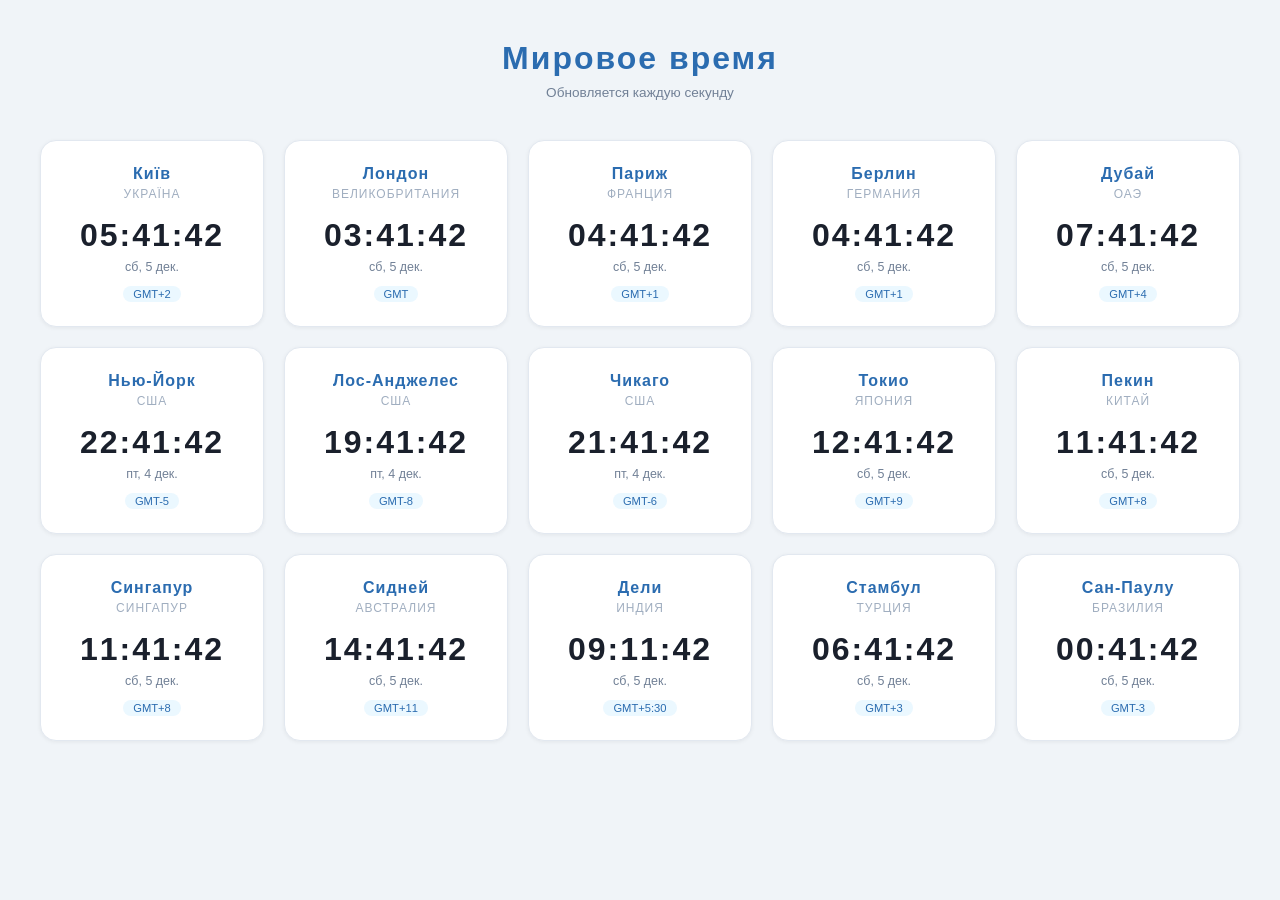
<file: index.html>
<!DOCTYPE html>
<html lang="ru">
<head>
  <meta charset="UTF-8" />
  <meta name="viewport" content="width=device-width, initial-scale=1.0" />
  <title>Мировое время</title>
  <style>
    * { margin: 0; padding: 0; box-sizing: border-box; }

    body {
      background: #f0f4f8;
      color: #1a202c;
      font-family: 'Segoe UI', sans-serif;
      min-height: 100vh;
      padding: 40px 20px;
    }

    h1 {
      text-align: center;
      font-size: 2rem;
      margin-bottom: 8px;
      letter-spacing: 2px;
      color: #2b6cb0;
    }

    .subtitle {
      text-align: center;
      color: #718096;
      font-size: 0.85rem;
      margin-bottom: 40px;
    }

    .grid {
      display: grid;
      grid-template-columns: repeat(auto-fill, minmax(220px, 1fr));
      gap: 20px;
      max-width: 1200px;
      margin: 0 auto;
    }

    .card {
      background: #ffffff;
      border: 1px solid #e2e8f0;
      border-radius: 16px;
      padding: 24px 20px;
      text-align: center;
      transition: transform 0.2s, border-color 0.2s, box-shadow 0.2s;
      box-shadow: 0 1px 4px rgba(0,0,0,.06);
    }

    .card:hover {
      transform: translateY(-4px);
      border-color: #90cdf4;
      box-shadow: 0 6px 20px rgba(43,108,176,.12);
    }

    .city {
      font-size: 1rem;
      font-weight: 600;
      color: #2b6cb0;
      margin-bottom: 4px;
      letter-spacing: 1px;
    }

    .country {
      font-size: 0.75rem;
      color: #a0aec0;
      margin-bottom: 16px;
      text-transform: uppercase;
      letter-spacing: 1px;
    }

    .time {
      font-size: 2rem;
      font-weight: 700;
      font-variant-numeric: tabular-nums;
      color: #1a202c;
      letter-spacing: 2px;
    }

    .date {
      font-size: 0.78rem;
      color: #718096;
      margin-top: 6px;
    }

    .offset {
      display: inline-block;
      margin-top: 12px;
      font-size: 0.7rem;
      background: #ebf8ff;
      color: #2b6cb0;
      padding: 2px 10px;
      border-radius: 20px;
    }
  </style>
</head>
<body>

  <h1>Мировое время</h1>
  <p class="subtitle">Обновляется каждую секунду</p>

  <div class="grid" id="grid"></div>

  <script>
    const zones = [
      { city: "Київ",          country: "Україна",        tz: "Europe/Kiev" },
      { city: "Лондон",        country: "Великобритания", tz: "Europe/London" },
      { city: "Париж",         country: "Франция",        tz: "Europe/Paris" },
      { city: "Берлин",        country: "Германия",       tz: "Europe/Berlin" },
      { city: "Дубай",         country: "ОАЭ",            tz: "Asia/Dubai" },
      { city: "Нью-Йорк",      country: "США",            tz: "America/New_York" },
      { city: "Лос-Анджелес",  country: "США",            tz: "America/Los_Angeles" },
      { city: "Чикаго",        country: "США",            tz: "America/Chicago" },
      { city: "Токио",         country: "Япония",         tz: "Asia/Tokyo" },
      { city: "Пекин",         country: "Китай",          tz: "Asia/Shanghai" },
      { city: "Сингапур",      country: "Сингапур",       tz: "Asia/Singapore" },
      { city: "Сидней",        country: "Австралия",      tz: "Australia/Sydney" },
      { city: "Дели",          country: "Индия",          tz: "Asia/Kolkata" },
      { city: "Стамбул",       country: "Турция",         tz: "Europe/Istanbul" },
      { city: "Сан-Паулу",     country: "Бразилия",       tz: "America/Sao_Paulo" },
    ];

    const grid = document.getElementById("grid");

    zones.forEach(({ city, country, tz }) => {
      const card = document.createElement("div");
      card.className = "card";
      card.innerHTML = `
        <div class="city">${city}</div>
        <div class="country">${country}</div>
        <div class="time" id="time-${tz.replace(/\//g, '-')}">--:--:--</div>
        <div class="date" id="date-${tz.replace(/\//g, '-')}">...</div>
        <span class="offset" id="offset-${tz.replace(/\//g, '-')}">UTC</span>
      `;
      grid.appendChild(card);
    });

    function getUtcOffset(tz) {
      const now = new Date();
      const parts = new Intl.DateTimeFormat('en', {
        timeZone: tz,
        timeZoneName: 'shortOffset'
      }).formatToParts(now);
      const tzPart = parts.find(p => p.type === 'timeZoneName');
      return tzPart ? tzPart.value : '';
    }

    function tick() {
      const now = new Date();
      zones.forEach(({ tz }) => {
        const id = tz.replace(/\//g, '-');

        const time = now.toLocaleTimeString('ru-RU', { timeZone: tz, hour12: false });
        const date = now.toLocaleDateString('ru-RU', {
          timeZone: tz,
          weekday: 'short', day: 'numeric', month: 'short'
        });

        document.getElementById(`time-${id}`).textContent = time;
        document.getElementById(`date-${id}`).textContent = date;
      });
    }

    // Offset labels are static — set once
    zones.forEach(({ tz }) => {
      const id = tz.replace(/\//g, '-');
      document.getElementById(`offset-${id}`).textContent = getUtcOffset(tz);
    });

    tick();
    setInterval(tick, 1000);
  </script>
</body>
</html>
</file>
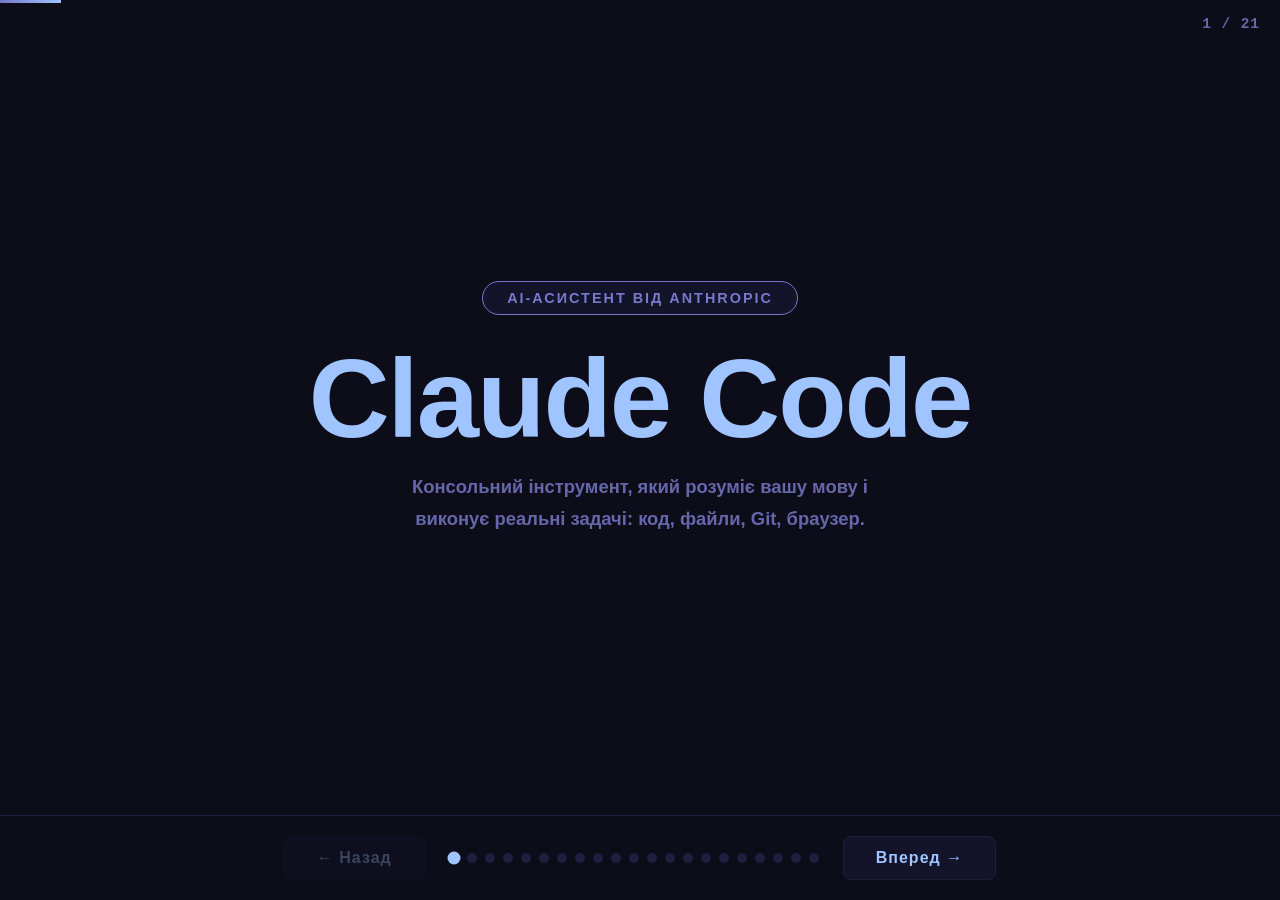
<file: presentation.html>
﻿<!DOCTYPE html>
<html lang="uk">
<head>
<meta charset="UTF-8">
<meta name="viewport" content="width=device-width, initial-scale=1.0">
<title>Git — Презентація</title>
<style>
  *, *::before, *::after { margin: 0; padding: 0; box-sizing: border-box; }

  :root {
    --bg:      #0d0d1a;
    --card:    #13132a;
    --border:  #1e1e3f;
    --accent:  #a0c4ff;
    --accent2: #7878cc;
    --text:    #e8e8f0;
    --muted:   #6666aa;
    --green:   #4ade80;
    --yellow:  #fbbf24;
    --red:     #f87171;
    --code-bg: #0a0a18;
  }

  body {
    background: var(--bg);
    color: var(--text);
    font-family: 'Segoe UI', sans-serif;
    font-weight: 600;
    height: 100vh;
    overflow: hidden;
    display: flex;
    flex-direction: column;
  }

  #progress {
    position: fixed;
    top: 0; left: 0;
    height: 3px;
    background: linear-gradient(to right, var(--accent2), var(--accent));
    transition: width .4s ease;
    z-index: 100;
  }

  #counter {
    position: fixed;
    top: 16px; right: 20px;
    font-size: .9rem;
    font-weight: 700;
    color: var(--muted);
    font-family: 'Courier New', monospace;
    letter-spacing: 1px;
    z-index: 100;
  }

  .slides {
    flex: 1;
    position: relative;
    overflow: hidden;
  }

  .slide {
    position: absolute;
    inset: 0;
    display: flex;
    flex-direction: column;
    justify-content: center;
    align-items: center;
    padding: 60px 80px;
    opacity: 0;
    transform: translateX(60px);
    transition: opacity .45s ease, transform .45s ease;
    pointer-events: none;
    text-align: center;
  }
  .slide.active {
    opacity: 1;
    transform: translateX(0);
    pointer-events: auto;
  }
  .slide.exit {
    opacity: 0;
    transform: translateX(-60px);
  }

  .nav {
    display: flex;
    justify-content: center;
    align-items: center;
    gap: 24px;
    padding: 20px;
    border-top: 1px solid var(--border);
    background: rgba(13,13,26,.95);
  }
  .nav-btn {
    background: var(--card);
    border: 1px solid var(--border);
    color: var(--accent);
    padding: 12px 32px;
    border-radius: 8px;
    cursor: pointer;
    font-size: 1rem;
    font-weight: 700;
    letter-spacing: 1px;
    transition: background .2s, border-color .2s;
  }
  .nav-btn:hover { background: #1e1e3f; border-color: var(--accent2); }
  .nav-btn:disabled { opacity: .3; cursor: default; }

  .dots { display: flex; gap: 8px; }
  .dot {
    width: 10px; height: 10px;
    border-radius: 50%;
    background: var(--border);
    cursor: pointer;
    transition: background .2s, transform .2s;
  }
  .dot.active { background: var(--accent); transform: scale(1.3); }

  /* ── TYPOGRAPHY ── */
  .slide-eyebrow {
    font-size: .9rem;
    font-weight: 700;
    letter-spacing: 3px;
    text-transform: uppercase;
    color: var(--accent2);
    margin-bottom: 16px;
  }
  .slide-subtitle {
    font-size: clamp(1.4rem, 3vw, 2rem);
    font-weight: 800;
    color: var(--accent);
    margin-bottom: 20px;
  }
  .slide-text {
    font-size: 1.1rem;
    font-weight: 600;
    color: var(--muted);
    line-height: 1.8;
    max-width: 700px;
  }

  /* ── CODE BLOCK ── */
  .code-block {
    background: var(--code-bg);
    border: 1px solid var(--border);
    border-radius: 10px;
    padding: 20px 28px;
    text-align: left;
    font-family: 'Courier New', monospace;
    font-size: 1rem;
    font-weight: 700;
    line-height: 2.1;
    width: 100%;
    max-width: 720px;
    margin-top: 20px;
  }
  .code-block .cmd     { color: var(--green); }
  .code-block .comment { color: var(--muted); font-style: italic; font-weight: 400; }
  .code-block .flag    { color: var(--yellow); }
  .code-block .arg     { color: #c9d6ff; }

  /* ── CMD TABLE ── */
  .cmd-grid {
    display: grid;
    grid-template-columns: auto 1fr;
    gap: 10px 24px;
    text-align: left;
    max-width: 800px;
    width: 100%;
    margin-top: 20px;
  }
  .cmd-grid .cmd-cell {
    font-family: 'Courier New', monospace;
    font-size: .95rem;
    font-weight: 700;
    color: var(--green);
    background: var(--code-bg);
    border: 1px solid var(--border);
    border-radius: 6px;
    padding: 7px 16px;
    white-space: nowrap;
    align-self: center;
  }
  .cmd-grid .desc-cell {
    font-size: 1rem;
    font-weight: 700;
    color: var(--text);
    align-self: center;
    line-height: 1.5;
  }
  .desc-cell span {
    color: var(--muted);
    font-size: .875rem;
    font-weight: 500;
    display: block;
  }

  /* ── TITLE SLIDE ── */
  .title-badge {
    background: var(--card);
    border: 1px solid var(--accent2);
    border-radius: 20px;
    padding: 8px 24px;
    font-size: .9rem;
    font-weight: 700;
    letter-spacing: 2px;
    color: var(--accent2);
    margin-bottom: 28px;
    text-transform: uppercase;
  }
  .title-big {
    font-size: clamp(3rem, 10vw, 7rem);
    font-weight: 900;
    color: var(--accent);
    line-height: 1;
    letter-spacing: -2px;
    margin-bottom: 16px;
  }
  .title-desc {
    font-size: 1.15rem;
    font-weight: 600;
    color: var(--muted);
    max-width: 500px;
    line-height: 1.7;
  }

  /* ── COLUMNS ── */
  .two-col {
    display: grid;
    grid-template-columns: 1fr 1fr;
    gap: 20px;
    max-width: 860px;
    width: 100%;
    margin-top: 20px;
  }
  .col-card {
    background: var(--card);
    border: 1px solid var(--border);
    border-radius: 10px;
    padding: 20px;
    text-align: left;
  }
  .col-card h3 {
    font-size: .85rem;
    font-weight: 800;
    letter-spacing: 2px;
    text-transform: uppercase;
    color: var(--accent2);
    margin-bottom: 14px;
  }
  .col-card ul { list-style: none; }
  .col-card li {
    font-family: 'Courier New', monospace;
    font-size: .875rem;
    font-weight: 700;
    color: var(--green);
    padding: 5px 0;
    border-bottom: 1px solid var(--border);
  }
  .col-card li:last-child { border-bottom: none; }
  .col-card li span {
    display: block;
    font-family: 'Segoe UI', sans-serif;
    color: var(--muted);
    font-size: .8rem;
    font-weight: 500;
    margin-top: 2px;
  }

  @media (max-width: 640px) {
    .slide { padding: 40px 24px; }
    .two-col { grid-template-columns: 1fr; }
    .cmd-grid { grid-template-columns: 1fr; }
  }
</style>
</head>
<body>

<div id="progress"></div>
<div id="counter">1 / 21</div>

<div class="slides" id="slides">

  <!-- SLIDE 1 — TITLE CLAUDE CODE -->
  <div class="slide active" data-index="0">
    <div class="title-badge">AI-асистент від Anthropic</div>
    <div class="title-big">Claude Code</div>
    <p class="title-desc">Консольний інструмент, який розуміє вашу мову і виконує реальні задачі: код, файли, Git, браузер.</p>
  </div>

  <!-- SLIDE 2 — ЩО ТАКЕ CLAUDE -->
  <div class="slide" data-index="1">
    <p class="slide-eyebrow">Штучний інтелект</p>
    <h2 class="slide-subtitle">Що таке Claude Code?</h2>
    <p class="slide-text">Claude — AI-асистент від Anthropic. Claude Code — консольний інструмент, який інтегрується прямо в термінал і допомагає виконувати реальні задачі: писати код, керувати файлами, працювати з Git та браузером.</p>
    <div class="two-col" style="margin-top:28px">
      <div class="col-card">
        <h3>Можливості</h3>
        <ul>
          <li>Створення файлів і коду<span>HTML, CSS, JS, Python та інші</span></li>
          <li>Виконання команд<span>Git, PowerShell, Bash</span></li>
          <li>Відкриття браузера<span>локально та на GitHub Pages</span></li>
          <li>Редагування існуючого коду<span>точкові зміни без переписування</span></li>
        </ul>
      </div>
      <div class="col-card">
        <h3>Як це працює</h3>
        <ul>
          <li>Користувач пише завдання<span>звичайною мовою</span></li>
          <li>Claude аналізує контекст<span>читає файли, розуміє структуру</span></li>
          <li>Виконує дії з інструментами<span>Edit, Bash, PowerShell, Read</span></li>
          <li>Звітує про результат<span>коротко і по суті</span></li>
        </ul>
      </div>
    </div>
  </div>

  <!-- SLIDE 3 — ЗАГАЛЬНА ХАРАКТЕРИСТИКА -->
  <div class="slide" data-index="2">
    <p class="slide-eyebrow">Застосування</p>
    <h2 class="slide-subtitle">Для чого використовується Claude Code</h2>
    <div class="cmd-grid">
      <div class="cmd-cell">Розробка з нуля</div>
      <div class="desc-cell">Генерація повноцінних файлів: сторінки, скрипти, конфіги, стилі<span>достатньо описати задачу звичайною мовою</span></div>
      <div class="cmd-cell">Редагування коду</div>
      <div class="desc-cell">Точкові зміни в існуючих файлах без переписування всього вмісту<span>пошук, заміна, рефакторинг, переклад тексту</span></div>
      <div class="cmd-cell">Керування Git</div>
      <div class="desc-cell">Ініціалізація репозиторію, коміти, push, перевірка статусу<span>одна команда замінює кілька кроків у терміналі</span></div>
      <div class="cmd-cell">Діагностика помилок</div>
      <div class="desc-cell">Аналіз коду, пошук багів, перевірка URL і HTTP-статусів<span>Claude пояснює причину і одразу виправляє</span></div>
      <div class="cmd-cell">Деплой та тестування</div>
      <div class="desc-cell">Публікація на GitHub Pages, відкриття сторінок у браузері, перевірка результату<span>весь цикл від зміни до публікації в одному діалозі</span></div>
    </div>
  </div>

  <!-- SLIDE 3 — ДІАЛОГ З CLAUDE -->
  <div class="slide" data-index="3">
    <p class="slide-eyebrow">Приклади команд</p>
    <h2 class="slide-subtitle">Діалог з Claude — як це виглядало</h2>
    <div class="code-block">
      <div><span class="comment"># Користувач пише:</span></div>
      <div><span class="arg">"створи одностраничний сайт з мировим часом"</span></div>
      <div><span class="comment"># Claude створює index.html і відповідає одним реченням</span></div>
      <div>&nbsp;</div>
      <div><span class="comment"># Користувач пише:</span></div>
      <div><span class="arg">"виправ зображення картин у галереї"</span></div>
      <div><span class="comment"># Claude перевіряє URL через curl -I, знаходить 404/400,</span></div>
      <div><span class="comment"># знаходить правильний URL через Wikipedia API, виправляє gallery.js</span></div>
      <div>&nbsp;</div>
      <div><span class="comment"># Користувач пише:</span></div>
      <div><span class="arg">"запушить зміни"</span></div>
      <div><span class="comment"># Claude виконує git add · commit · push автоматично</span></div>
      <div>&nbsp;</div>
      <div><span class="comment"># Користувач пише:</span></div>
      <div><span class="arg">"відкрий галерею на github pages"</span></div>
      <div><span class="comment"># Claude запускає Start-Process з потрібним URL</span></div>
    </div>
  </div>

  <!-- SLIDE 4 — ШПАРГАЛКА CLAUDE CODE -->
  <div class="slide" data-index="4">
    <p class="slide-eyebrow">Підсумок</p>
    <h2 class="slide-subtitle">Шпаргалка — Claude Code</h2>
    <div class="two-col">
      <div class="col-card">
        <h3>Робота з файлами</h3>
        <ul>
          <li>"створи файл X"<span>Claude напише код і збереже файл</span></li>
          <li>"відкрий файл X"<span>відкриє в браузері або редакторі</span></li>
          <li>"змін Y на Z у файлі X"<span>точкова заміна в існуючому коді</span></li>
          <li>"видали файл X"<span>видалить локально і з репозиторію</span></li>
          <li>"знайди всі входження X"<span>пошук по всіх файлах проєкту</span></li>
        </ul>
      </div>
      <div class="col-card">
        <h3>Git та деплой</h3>
        <ul>
          <li>"запушить зміни"<span>add + commit + push автоматично</span></li>
          <li>"відкрий на github pages"<span>відкриє URL у браузері</span></li>
          <li>"що змінилось?"<span>виконає git status + git diff</span></li>
          <li>"переклади текст на укр."<span>знайде і замінить у всіх файлах</span></li>
          <li>"виправ помилку в X"<span>прочитає, знайде баг, виправить</span></li>
        </ul>
      </div>
    </div>
  </div>

  <!-- CLAUDE EXAMPLES: CREATING FILES -->
  <div class="slide" data-index="5">
    <p class="slide-eyebrow">Приклади — Claude Code</p>
    <h2 class="slide-subtitle">Створення файлів різних типів</h2>
    <div class="code-block">
      <div><span class="comment"># HTML-сторінка</span></div>
      <div><span class="arg">"створи одностраничний сайт з годинником реального часу"</span></div>
      <div><span class="comment">→ Claude пише index.html з CSS та JS всередині</span></div>
      <div>&nbsp;</div>
      <div><span class="comment"># Python-скрипт</span></div>
      <div><span class="arg">"створи python файл який виводить привіт світ"</span></div>
      <div><span class="comment">→ Claude створює hello.py з print("привіт світ")</span></div>
      <div>&nbsp;</div>
      <div><span class="comment"># Презентація</span></div>
      <div><span class="arg">"створи html презентацію у форматі слайдів про Git"</span></div>
      <div><span class="comment">→ Claude генерує повноцінний файл з навігацією, стилями та контентом</span></div>
      <div>&nbsp;</div>
      <div><span class="comment"># Будь-який формат: .js .css .json .md .sql ...</span></div>
      <div><span class="arg">"створи конфіг package.json для React-проєкту"</span></div>
    </div>
  </div>

  <!-- CLAUDE EXAMPLES: EDITING -->
  <div class="slide" data-index="6">
    <p class="slide-eyebrow">Приклади — Claude Code</p>
    <h2 class="slide-subtitle">Редагування існуючого коду</h2>
    <div class="code-block">
      <div><span class="comment"># Заміна тексту в кількох файлах одночасно</span></div>
      <div><span class="arg">"замін ім'я художника Mara Solène на Renata Reingard"</span></div>
      <div><span class="comment">→ Claude знаходить усі входження у .html .js .css і замінює</span></div>
      <div>&nbsp;</div>
      <div><span class="comment"># Зміна логіки</span></div>
      <div><span class="arg">"зроби так щоб за замовчуванням стояла контрастна тема"</span></div>
      <div><span class="comment">→ Claude знаходить потрібний рядок і змінює значення</span></div>
      <div>&nbsp;</div>
      <div><span class="comment"># Переклад</span></div>
      <div><span class="arg">"переклади весь текст презентації на українську"</span></div>
      <div><span class="comment">→ Claude читає файл і перекладає весь користувацький текст</span></div>
      <div>&nbsp;</div>
      <div><span class="comment"># Стиль</span></div>
      <div><span class="arg">"зроби шрифт більшим і жирнішим"</span></div>
      <div><span class="comment">→ Claude змінює font-size та font-weight у CSS</span></div>
    </div>
  </div>

  <!-- CLAUDE EXAMPLES: DELETING -->
  <div class="slide" data-index="7">
    <p class="slide-eyebrow">Приклади — Claude Code</p>
    <h2 class="slide-subtitle">Видалення файлів</h2>
    <div class="code-block">
      <div><span class="comment"># Видалення файлу з репозиторію</span></div>
      <div><span class="arg">"видали з репозиторію файл hello.html"</span></div>
      <div><span class="comment">→ Claude виконує git rm і робить коміт з видаленням</span></div>
      <div>&nbsp;</div>
      <div><span class="comment"># Перевірка перед видаленням</span></div>
      <div><span class="arg">"закоммить видалення bio.jpg"</span></div>
      <div><span class="comment">→ Claude перевіряє git status, бачить deleted: img/bio.jpg</span></div>
      <div><span class="comment">→ виконує git add img/bio.jpg + git commit + git push</span></div>
      <div>&nbsp;</div>
      <div><span class="comment"># Перевірка чи файл відстежується</span></div>
      <div><span class="arg">"чи є bio.jpg у репозиторії?"</span></div>
      <div><span class="comment">→ Claude запускає git ls-files img/bio.jpg</span></div>
      <div><span class="comment">→ порожній результат = файл не відстежується</span></div>
    </div>
  </div>

  <!-- CLAUDE EXAMPLES: GIT PUBLISH -->
  <div class="slide" data-index="8">
    <p class="slide-eyebrow">Приклади — Claude Code</p>
    <h2 class="slide-subtitle">Публікація в Git</h2>
    <div class="code-block">
      <div><span class="comment"># Повний цикл публікації</span></div>
      <div><span class="arg">"запушить зміни"</span></div>
      <div><span class="comment">→ git add &lt;змінені файли&gt;</span></div>
      <div><span class="comment">→ git commit -m "опис змін"</span></div>
      <div><span class="comment">→ git push</span></div>
      <div>&nbsp;</div>
      <div><span class="comment"># Перший push нового проєкту</span></div>
      <div><span class="arg">"відправ папку gallery з файлами в репозиторій"</span></div>
      <div><span class="comment">→ Claude перевіряє git status, додає нові файли,</span></div>
      <div><span class="comment">→ робить коміт з описом і виконує push</span></div>
      <div>&nbsp;</div>
      <div><span class="comment"># Перевірка незакомічених змін</span></div>
      <div><span class="arg">"що ще не запушено?"</span></div>
      <div><span class="comment">→ git status + пояснення що змінилось і що зробити</span></div>
    </div>
  </div>

  <!-- CLAUDE EXAMPLES: OPEN IN BROWSER -->
  <div class="slide" data-index="9">
    <p class="slide-eyebrow">Приклади — Claude Code</p>
    <h2 class="slide-subtitle">Відкриття сторінок у браузері</h2>
    <div class="code-block">
      <div><span class="comment"># Відкрити локально</span></div>
      <div><span class="arg">"відкрий галерею локально в браузері"</span></div>
      <div><span class="comment">→ Start-Process "C:\Test\gallery\gallery.html"</span></div>
      <div>&nbsp;</div>
      <div><span class="comment"># Відкрити на GitHub Pages</span></div>
      <div><span class="arg">"відкрий галерею на github pages"</span></div>
      <div><span class="comment">→ Start-Process "https://yuliyashulgina.github.io/..."</span></div>
      <div>&nbsp;</div>
      <div><span class="comment"># Після внесення змін — одразу перевірити</span></div>
      <div><span class="arg">"запушить зміни і відкрий на github pages"</span></div>
      <div><span class="comment">→ Claude робить push і одразу відкриває браузер</span></div>
      <div>&nbsp;</div>
      <div><span class="comment"># Підказка: якщо видно стару версію — Ctrl+Shift+R</span></div>
      <div><span class="comment"># (жорстке оновлення без кешу браузера)</span></div>
    </div>
  </div>

  <!-- SLIDE (WAS SLIDE 3) -->
  <div class="slide" data-index="10">
    <p class="slide-eyebrow">Команди</p>
    <h2 class="slide-subtitle">Ініціалізація та налаштування</h2>
    <div class="cmd-grid">
      <div class="cmd-cell">git init</div>
      <div class="desc-cell">Створює новий репозиторій у поточній папці<span>Створює приховану папку .git з історією</span></div>
      <div class="cmd-cell">git clone &lt;url&gt;</div>
      <div class="desc-cell">Копіює віддалений репозиторій на комп'ютер<span>Завантажує весь код та історію</span></div>
      <div class="cmd-cell">git config --global user.name</div>
      <div class="desc-cell">Встановлює ім'я автора комітів<span>Записується в кожен коміт</span></div>
      <div class="cmd-cell">git config --global user.email</div>
      <div class="desc-cell">Встановлює email автора комітів<span>Потрібно задати один раз</span></div>
    </div>
  </div>

  <!-- SLIDE 4 -->
  <div class="slide" data-index="11">
    <p class="slide-eyebrow">Команди</p>
    <h2 class="slide-subtitle">Статус та історія</h2>
    <div class="cmd-grid">
      <div class="cmd-cell">git status</div>
      <div class="desc-cell">Показує поточний стан репозиторію<span>Які файли змінено, додано або видалено</span></div>
      <div class="cmd-cell">git log</div>
      <div class="desc-cell">Виводить історію комітів<span>Автор, дата, повідомлення кожного коміту</span></div>
      <div class="cmd-cell">git log --oneline</div>
      <div class="desc-cell">Короткий список комітів в один рядок<span>Зручно для швидкого перегляду історії</span></div>
      <div class="cmd-cell">git diff</div>
      <div class="desc-cell">Показує що саме змінилося у файлах<span>Порівнює поточний стан з останнім комітом</span></div>
    </div>
  </div>

  <!-- SLIDE 5 -->
  <div class="slide" data-index="12">
    <p class="slide-eyebrow">Команди</p>
    <h2 class="slide-subtitle">Додавання та коміт</h2>
    <div class="cmd-grid">
      <div class="cmd-cell">git add &lt;файл&gt;</div>
      <div class="desc-cell">Додає файл до області підготовки (staging)<span>Файл буде включено до наступного коміту</span></div>
      <div class="cmd-cell">git add .</div>
      <div class="desc-cell">Додає всі змінені файли одразу<span>Зручно, але будьте обережні зі зайвими файлами</span></div>
      <div class="cmd-cell">git commit -m "текст"</div>
      <div class="desc-cell">Зберігає підготовлені зміни<span>Створює коміт з описом</span></div>
      <div class="cmd-cell">git rm &lt;файл&gt;</div>
      <div class="desc-cell">Видаляє файл з репозиторію та робочої папки<span>Видалення теж потрібно закомітити</span></div>
    </div>
  </div>

  <!-- SLIDE 6 -->
  <div class="slide" data-index="13">
    <p class="slide-eyebrow">Команди</p>
    <h2 class="slide-subtitle">Віддалений репозиторій</h2>
    <div class="cmd-grid">
      <div class="cmd-cell">git remote add origin &lt;url&gt;</div>
      <div class="desc-cell">Прив'язує локальний репозиторій до віддаленого<span>origin — стандартна назва віддаленого репозиторію</span></div>
      <div class="cmd-cell">git remote -v</div>
      <div class="desc-cell">Показує список підключених віддалених репозиторіїв<span>Відображає URL для fetch та push</span></div>
      <div class="cmd-cell">git push -u origin master</div>
      <div class="desc-cell">Надсилає коміти на сервер і задає гілку за замовчуванням<span>-u запам'ятовує напрямок, подальші push без аргументів</span></div>
      <div class="cmd-cell">git push</div>
      <div class="desc-cell">Надсилає коміти на сервер<span>Синхронізує локальну гілку з віддаленою</span></div>
      <div class="cmd-cell">git pull</div>
      <div class="desc-cell">Завантажує та застосовує зміни з сервера<span>Оновлює локальну копію до актуального стану</span></div>
    </div>
  </div>

  <!-- SLIDE 7 -->
  <div class="slide" data-index="14">
    <p class="slide-eyebrow">Команди</p>
    <h2 class="slide-subtitle">Гілки (branches)</h2>
    <div class="cmd-grid">
      <div class="cmd-cell">git branch</div>
      <div class="desc-cell">Показує список усіх гілок<span>Поточна гілка позначена зірочкою *</span></div>
      <div class="cmd-cell">git branch &lt;назва&gt;</div>
      <div class="desc-cell">Створює нову гілку<span>Гілка створюється від поточного коміту</span></div>
      <div class="cmd-cell">git checkout &lt;гілка&gt;</div>
      <div class="desc-cell">Перемикається на іншу гілку<span>Робоча папка оновлюється до стану цієї гілки</span></div>
      <div class="cmd-cell">git checkout -b &lt;гілка&gt;</div>
      <div class="desc-cell">Створює нову гілку і одразу перемикається на неї<span>Скорочення для branch + checkout</span></div>
      <div class="cmd-cell">git merge &lt;гілка&gt;</div>
      <div class="desc-cell">Об'єднує вказану гілку з поточною<span>Застосовує всі коміти з гілки</span></div>
    </div>
  </div>

  <!-- SLIDE 8 -->
  <div class="slide" data-index="15">
    <p class="slide-eyebrow">Робочий процес</p>
    <h2 class="slide-subtitle">Типова послідовність</h2>
    <div class="code-block">
      <div><span class="comment"># 1. Створити або клонувати репозиторій</span></div>
      <div><span class="cmd">git init</span></div>
      <div>&nbsp;</div>
      <div><span class="comment"># 2. Внести зміни, потім додати файли</span></div>
      <div><span class="cmd">git add</span> <span class="arg">index.html</span></div>
      <div>&nbsp;</div>
      <div><span class="comment"># 3. Зберегти знімок з описом</span></div>
      <div><span class="cmd">git commit</span> <span class="flag">-m</span> <span class="arg">"опис змін"</span></div>
      <div>&nbsp;</div>
      <div><span class="comment"># 4. Надіслати на GitHub</span></div>
      <div><span class="cmd">git push</span></div>
      <div>&nbsp;</div>
      <div><span class="comment"># 5. Перевірити статус у будь-який момент</span></div>
      <div><span class="cmd">git status</span></div>
    </div>
  </div>

  <!-- SLIDE 9 -->
  <div class="slide" data-index="16">
    <p class="slide-eyebrow">Приклади з проєкту</p>
    <h2 class="slide-subtitle">Створення репозиторію</h2>
    <div class="code-block">
      <div><span class="comment"># Створення репозиторію</span></div>
      <div><span class="cmd">git init</span></div>
      <div>&nbsp;</div>
      <div><span class="comment"># Налаштування імені та email автора</span></div>
      <div><span class="cmd">git config</span> <span class="flag">--global</span> user.name <span class="arg">"YuliyaShulgina"</span></div>
      <div><span class="cmd">git config</span> <span class="flag">--global</span> user.email <span class="arg">"ms.shulgina.yuliya@gmail.com"</span></div>
      <div>&nbsp;</div>
      <div><span class="comment"># Прив'язка до GitHub-репозиторію</span></div>
      <div><span class="cmd">git remote add</span> origin <span class="arg">https://github.com/YuliyaShulgina/test.github.io</span></div>
      <div>&nbsp;</div>
      <div><span class="comment"># Перший push із зазначенням гілки master</span></div>
      <div><span class="cmd">git push</span> <span class="flag">-u</span> origin <span class="arg">master</span></div>
    </div>
  </div>

  <!-- SLIDE 10 -->
  <div class="slide" data-index="17">
    <p class="slide-eyebrow">Приклади з проєкту</p>
    <h2 class="slide-subtitle">Додавання файлів та коміти</h2>
    <div class="code-block">
      <div><span class="comment"># Додавання окремого файлу</span></div>
      <div><span class="cmd">git add</span> <span class="arg">main.py</span></div>
      <div><span class="cmd">git commit</span> <span class="flag">-m</span> <span class="arg">"first"</span></div>
      <div>&nbsp;</div>
      <div><span class="comment"># Додавання HTML-сторінок</span></div>
      <div><span class="cmd">git add</span> <span class="arg">index.html</span> <span class="comment">&amp;&amp; git commit -m "add world clock page"</span></div>
      <div><span class="cmd">git add</span> <span class="arg">hello.html</span> <span class="comment">&amp;&amp; git commit -m "add hello world page"</span></div>
      <div>&nbsp;</div>
      <div><span class="comment"># Додавання цілої папки</span></div>
      <div><span class="cmd">git add</span> <span class="arg">gallery/</span></div>
      <div><span class="cmd">git add</span> <span class="arg">img/</span></div>
      <div>&nbsp;</div>
      <div><span class="comment"># Перевірка стану перед комітом</span></div>
      <div><span class="cmd">git status</span></div>
    </div>
  </div>

  <!-- SLIDE 11 -->
  <div class="slide" data-index="18">
    <p class="slide-eyebrow">Приклади з проєкту</p>
    <h2 class="slide-subtitle">Видалення файлів та синхронізація</h2>
    <div class="code-block">
      <div><span class="comment"># Видалення файлу з репозиторію</span></div>
      <div><span class="cmd">git add</span> <span class="arg">hello.html</span>  <span class="comment"># staged deletion</span></div>
      <div><span class="cmd">git add</span> <span class="arg">img/bio.jpg</span>   <span class="comment"># staged deletion</span></div>
      <div><span class="cmd">git commit</span> <span class="flag">-m</span> <span class="arg">"Remove bio.jpg"</span></div>
      <div>&nbsp;</div>
      <div><span class="comment"># Перевірка — чи відстежується файл</span></div>
      <div><span class="cmd">git ls-files</span> <span class="arg">img/bio.jpg</span></div>
      <div>&nbsp;</div>
      <div><span class="comment"># Надсилання всіх комітів на GitHub</span></div>
      <div><span class="cmd">git push</span></div>
      <div>&nbsp;</div>
      <div><span class="comment"># Перегляд стану репозиторію</span></div>
      <div><span class="cmd">git status</span></div>
    </div>
  </div>

  <!-- SLIDE 12 -->
  <div class="slide" data-index="19">
    <p class="slide-eyebrow">Підсумок</p>
    <h2 class="slide-subtitle">Шпаргалка</h2>
    <div class="two-col">
      <div class="col-card">
        <h3>Перший раз</h3>
        <ul>
          <li>git init<span>створити репозиторій</span></li>
          <li>git config --global user.name<span>задати ім'я</span></li>
          <li>git config --global user.email<span>задати email</span></li>
          <li>git remote add origin &lt;url&gt;<span>підключити GitHub</span></li>
          <li>git push -u origin master<span>перший push</span></li>
        </ul>
      </div>
      <div class="col-card">
        <h3>Щодня</h3>
        <ul>
          <li>git status<span>що змінилося</span></li>
          <li>git add &lt;файл&gt;<span>підготувати до коміту</span></li>
          <li>git commit -m "..."<span>зберегти знімок</span></li>
          <li>git push<span>надіслати на GitHub</span></li>
          <li>git pull<span>отримати оновлення</span></li>
        </ul>
      </div>
    </div>
  </div>

  <!-- SLIDE — ЯК СТВОРЕНА ЦЯ ПРЕЗЕНТАЦІЯ -->
  <div class="slide" data-index="20">
    <p class="slide-eyebrow">Мета-слайд</p>
    <h2 class="slide-subtitle">Як була створена ця презентація</h2>
    <div class="code-block">
      <div><span class="comment"># Команда, якою створено цей файл</span></div>
      <div><span class="arg">"створи в корні папки html файл з іменем presentation.</span></div>
      <div><span class="arg"> на ньому у форматі слайдів розмісти інформацію</span></div>
      <div><span class="arg"> про необхідні команди для роботи з git,</span></div>
      <div><span class="arg"> напиши команди і для чого вони використовуються.</span></div>
      <div><span class="arg"> також оформи як приклад всі використані команди"</span></div>
      <div>&nbsp;</div>
      <div><span class="comment"># Claude створив presentation.html з нуля —</span></div>
      <div><span class="comment"># 17 слайдів, навігація, стилі, анімація, весь контент</span></div>
      <div>&nbsp;</div>
      <div><span class="comment"># Команда публікації на GitHub</span></div>
      <div><span class="cmd">git add</span> <span class="arg">presentation.html</span></div>
      <div><span class="cmd">git commit</span> <span class="flag">-m</span> <span class="arg">"Add git presentation"</span></div>
      <div><span class="cmd">git push</span></div>
    </div>
  </div>

</div>

<div class="nav">
  <button class="nav-btn" id="btnPrev" onclick="go(-1)" disabled>← Назад</button>
  <div class="dots" id="dots"></div>
  <button class="nav-btn" id="btnNext" onclick="go(1)">Вперед →</button>
</div>

<script>
  const slides = document.querySelectorAll('.slide');
  const total  = slides.length;
  let cur = 0;

  const dotsEl   = document.getElementById('dots');
  const btnPrev  = document.getElementById('btnPrev');
  const btnNext  = document.getElementById('btnNext');
  const progress = document.getElementById('progress');
  const counter  = document.getElementById('counter');

  slides.forEach((_, i) => {
    const d = document.createElement('div');
    d.className = 'dot' + (i === 0 ? ' active' : '');
    d.onclick = () => goTo(i);
    dotsEl.appendChild(d);
  });

  function goTo(n) {
    if (n === cur) return;
    slides[cur].classList.remove('active');
    slides[cur].classList.add('exit');
    const prev = cur;
    cur = n;
    setTimeout(() => slides[prev].classList.remove('exit'), 450);
    slides[cur].classList.add('active');
    update();
  }

  function go(dir) { goTo(Math.max(0, Math.min(total - 1, cur + dir))); }

  function update() {
    document.querySelectorAll('.dot').forEach((d, i) => d.classList.toggle('active', i === cur));
    btnPrev.disabled = cur === 0;
    btnNext.disabled = cur === total - 1;
    progress.style.width = ((cur + 1) / total * 100) + '%';
    counter.textContent  = (cur + 1) + ' / ' + total;
  }

  document.addEventListener('keydown', e => {
    if (e.key === 'ArrowRight' || e.key === 'ArrowDown') go(1);
    if (e.key === 'ArrowLeft'  || e.key === 'ArrowUp')   go(-1);
  });

  update();
</script>
</body>
</html>
</file>
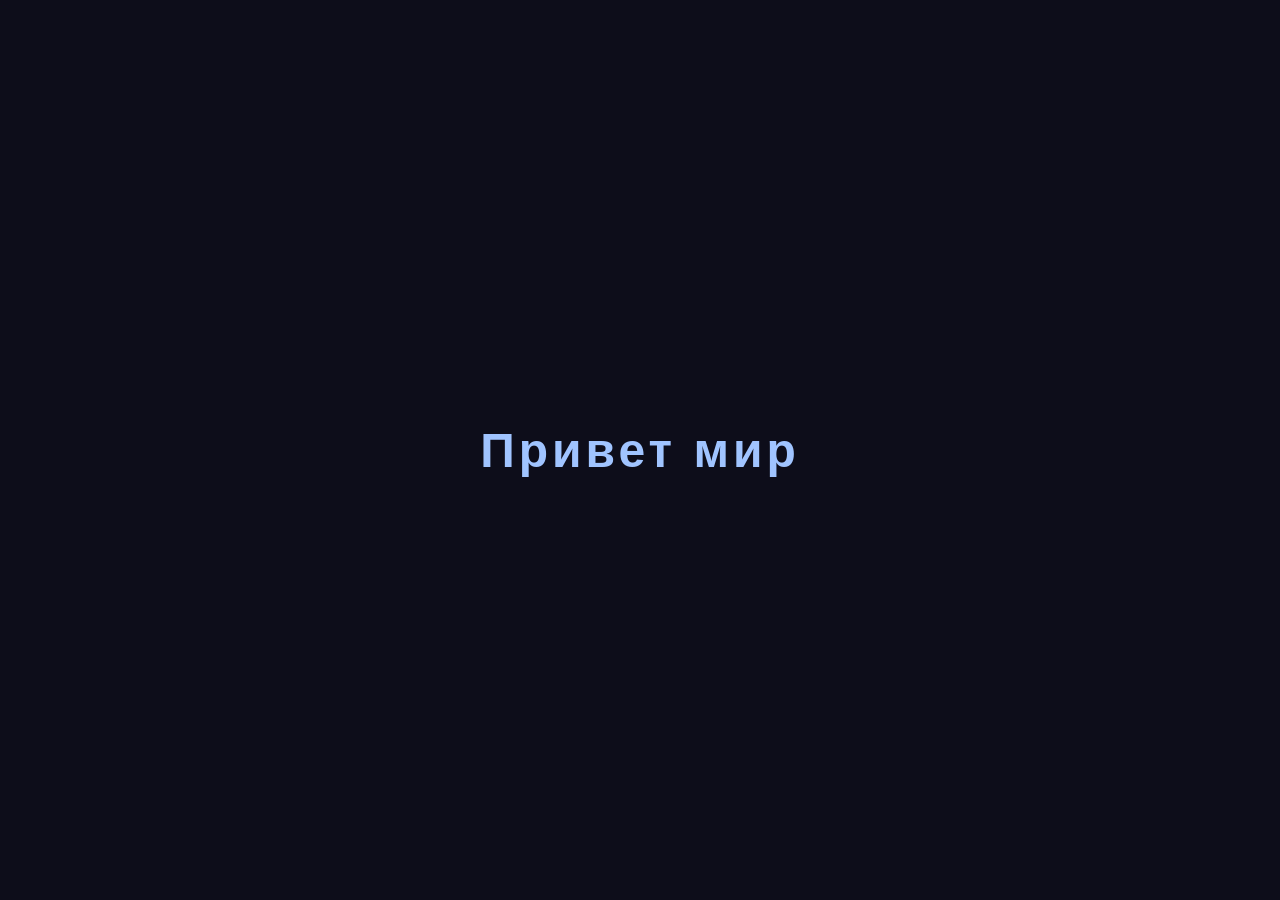
<file: privet.html>
<!DOCTYPE html>
<html lang="ru">
<head>
  <meta charset="UTF-8">
  <meta name="viewport" content="width=device-width, initial-scale=1.0">
  <title>Привет мир</title>
  <style>
    body {
      margin: 0;
      display: flex;
      justify-content: center;
      align-items: center;
      min-height: 100vh;
      background: #0d0d1a;
      font-family: 'Segoe UI', sans-serif;
    }
    h1 {
      color: #a0c4ff;
      font-size: 3rem;
      letter-spacing: 4px;
    }
  </style>
</head>
<body>
  <h1>Привет мир</h1>
</body>
</html>
</file>
